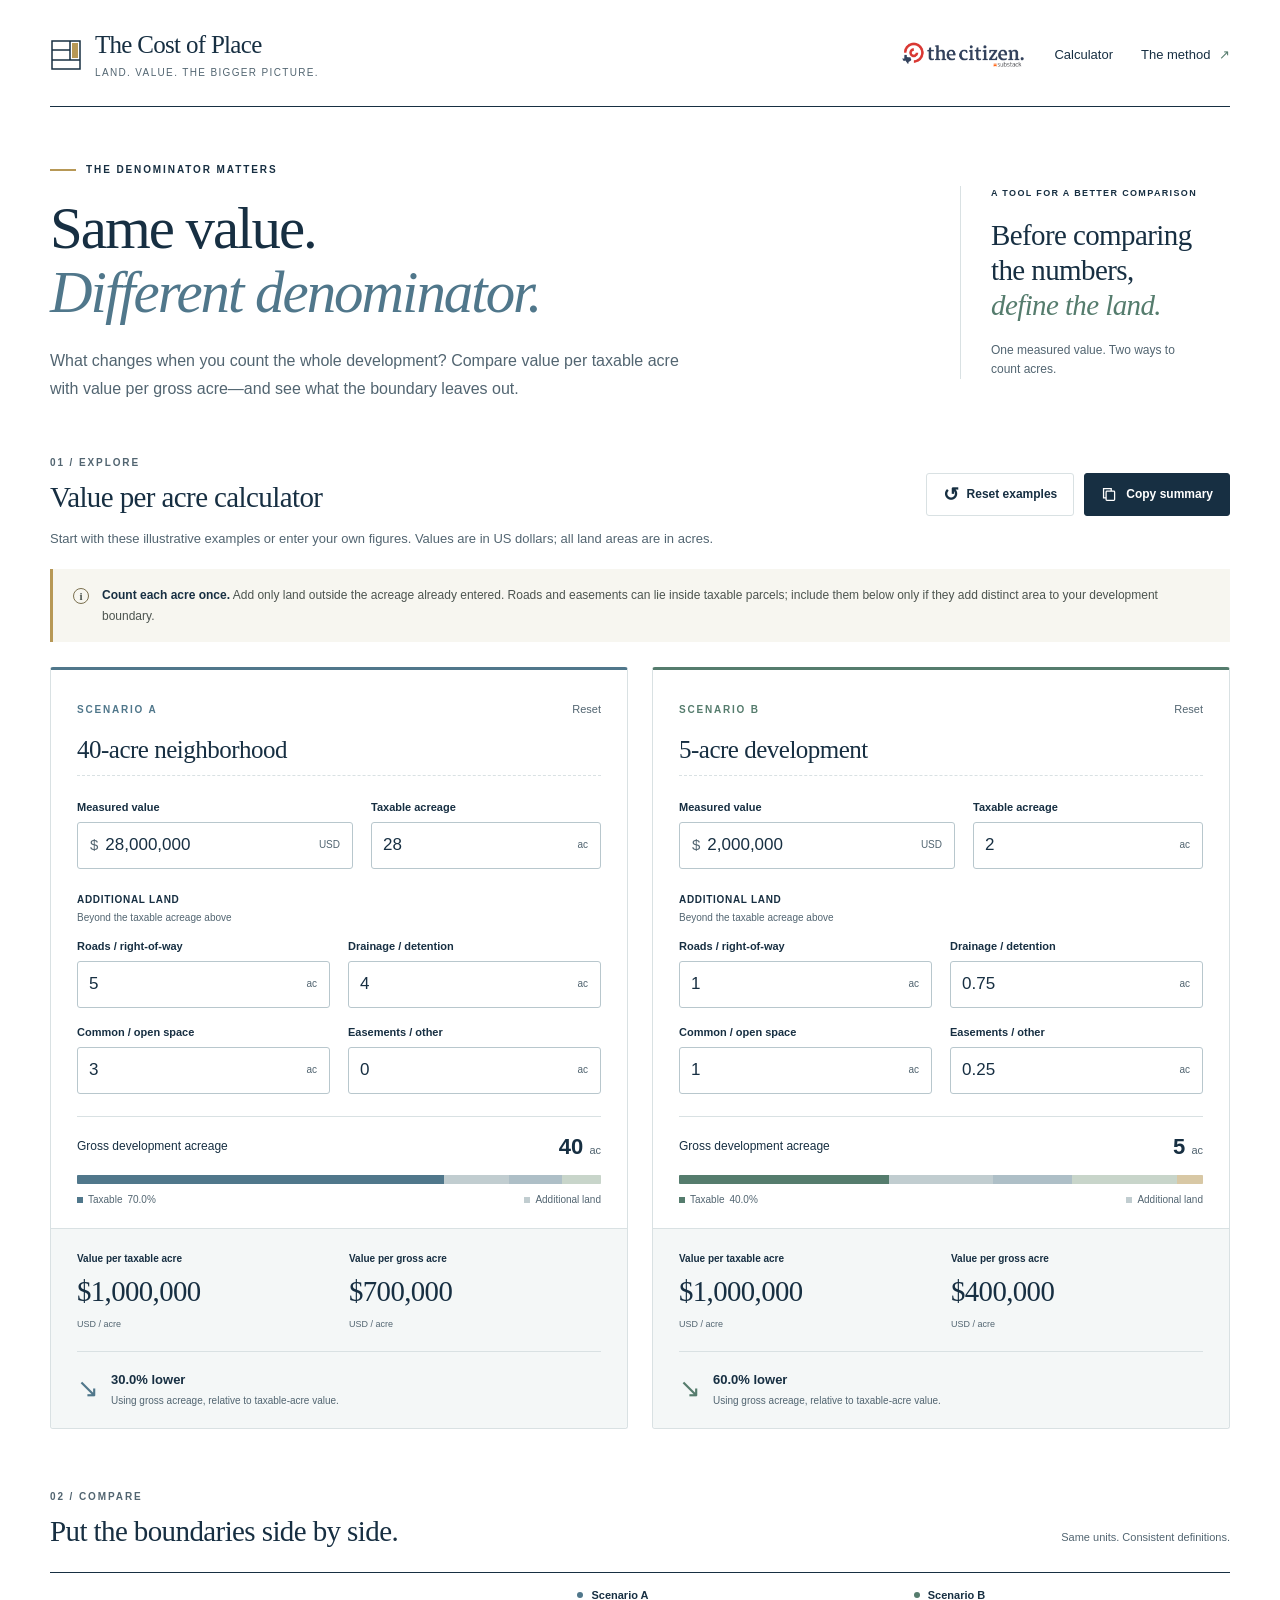
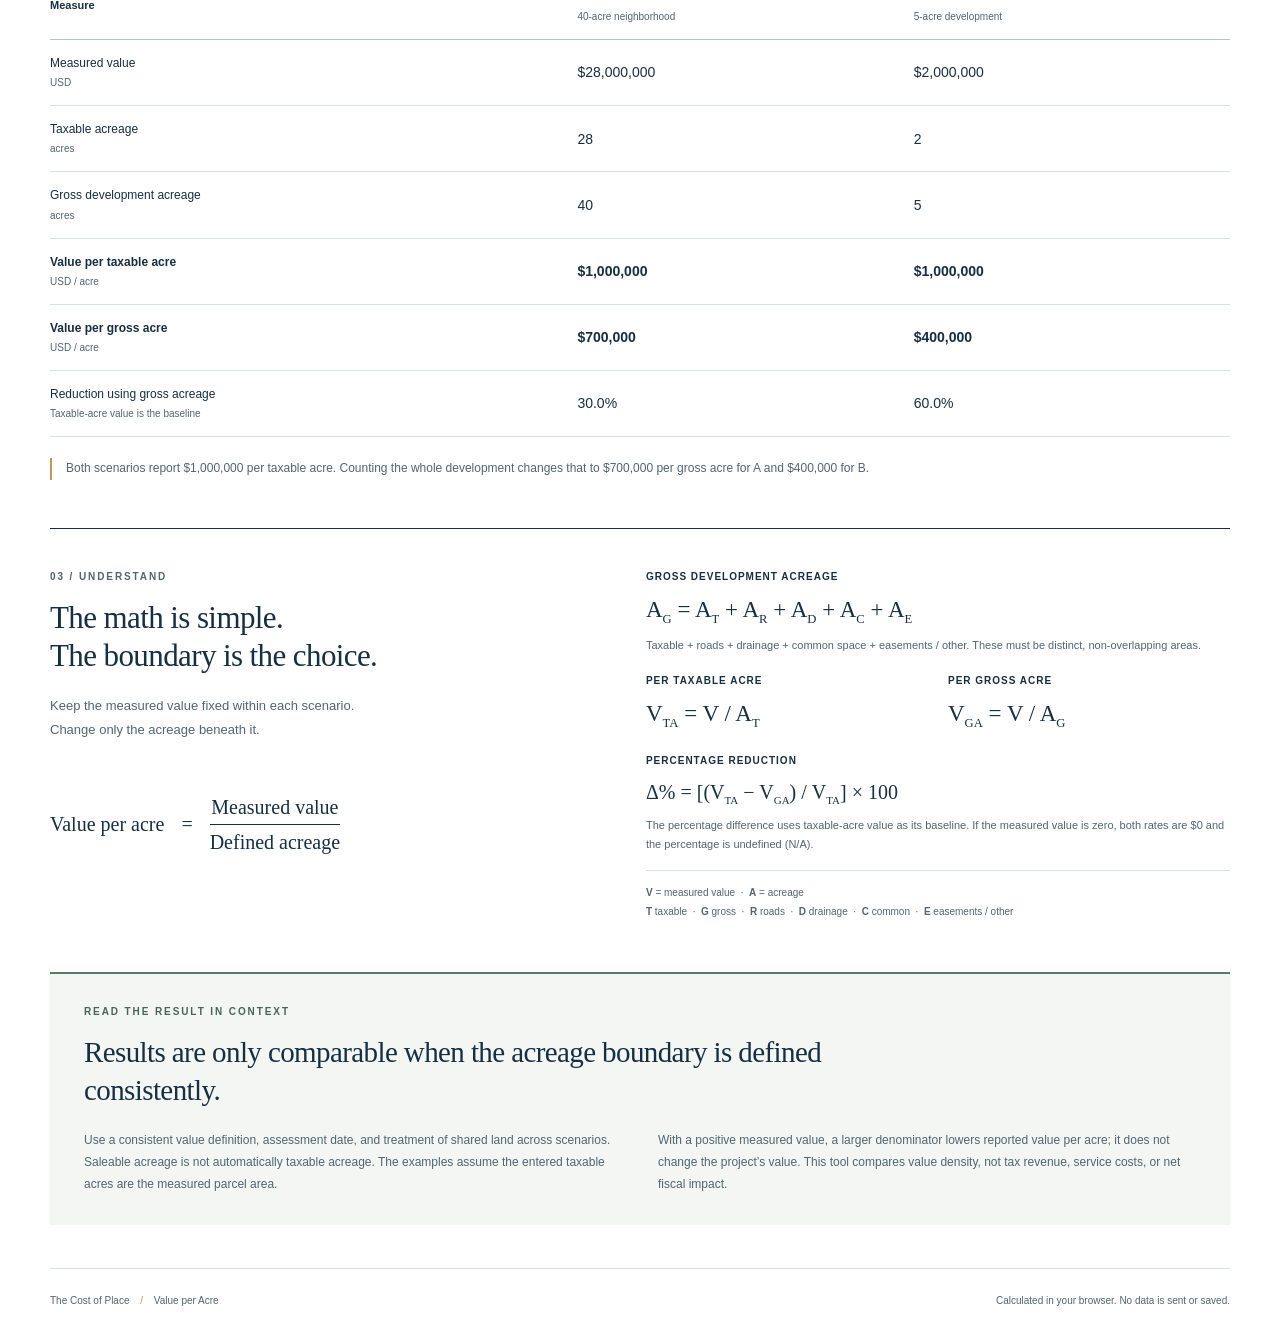
<file: index.html>
<!doctype html>
<html lang="en">
<head>
  <meta charset="utf-8">
  <meta name="viewport" content="width=device-width, initial-scale=1">
  <meta name="theme-color" content="#172f42">
  <meta name="description" content="Compare value per taxable acre and value per gross development acre. A transparent, two-scenario calculator from The Cost of Place.">
  <title>Value per Acre — The Cost of Place</title>
  <link rel="canonical" href="https://visuals.thecitizentx.com/value-per-acre/">
  <meta property="og:type" content="website">
  <meta property="og:title" content="Value per Acre — The Cost of Place">
  <meta property="og:description" content="Compare value per taxable acre with value per gross development acre. Same value. Different denominator.">
  <meta property="og:url" content="https://visuals.thecitizentx.com/value-per-acre/">
  <meta property="og:image" content="https://visuals.thecitizentx.com/value-per-acre/assets/value-per-acre-cta.png">
  <meta property="og:image:alt" content="Same value. Different denominator. Try the Value per Acre Calculator.">
  <meta name="twitter:card" content="summary_large_image">
  <link rel="icon" href="./favicon.svg" type="image/svg+xml">
  <link rel="stylesheet" href="./styles.css">
  <script src="./calculator.js" defer></script>
  <script src="./app.js" defer></script>
</head>
<body>
  <a class="skip-link" href="#calculator">Skip to calculator</a>
  <div class="page-shell">
    <header class="masthead">
      <a class="brand" href="#top" aria-label="The Cost of Place, top of page">
        <svg viewBox="0 0 32 32" width="32" height="32" aria-hidden="true"><path d="M2 2h28v28H2zM2 21h28M20 2v19M2 11h18" fill="none" stroke="currentColor" stroke-width="1.5"/><path d="M22 4h6v15h-6z" fill="#b79856"/></svg>
        <span>The Cost of Place<span class="brand-tagline">Land. Value. The bigger picture.</span></span>
      </a>
      <nav aria-label="Page navigation">
        <a class="citizen-link" href="https://thecitizentexas.substack.com/?utm_campaign=profile_chips" target="_blank" rel="noopener noreferrer" aria-label="The Citizen on Substack (opens in a new tab)">
          <img src="./assets/the-citizen-substack.png" width="3355" height="800" alt="The Citizen on Substack">
        </a>
        <a href="#calculator">Calculator</a>
        <a href="#method">The method <span aria-hidden="true">↗</span></a>
      </nav>
    </header>

    <main id="top">
      <section class="intro" aria-labelledby="page-title">
        <div>
          <p class="eyebrow"><span class="gold-dash"></span> The denominator matters</p>
          <h1 id="page-title">Same value.<br><em>Different denominator.</em></h1>
          <p class="lede">What changes when you count the whole development? Compare value per taxable acre with value per gross acre—and see what the boundary leaves out.</p>
        </div>
        <aside class="intro-note">
          <span class="note-index">A tool for a better comparison</span>
          <p>Before comparing<br>the numbers,<br><em>define the land.</em></p>
          <span class="note-caption">One measured value. Two ways to count acres.</span>
        </aside>
      </section>

      <section id="calculator" aria-labelledby="calculator-title">
        <div class="section-heading">
          <div><p class="eyebrow">01 / Explore</p><h2 id="calculator-title">Value per acre calculator</h2></div>
          <div class="toolbar"><button class="button button-quiet" id="reset-all" type="button"><span aria-hidden="true">↺</span> Reset examples</button><button class="button button-primary" id="copy-summary" type="button"><svg viewBox="0 0 20 20" width="17" height="17" fill="none" stroke="currentColor" stroke-width="1.5" aria-hidden="true"><rect x="6" y="6" width="10" height="11" rx="1"/><path d="M12 6V3H3v11h3"/></svg> Copy summary</button></div>
        </div>
        <p class="section-description">Start with these illustrative examples or enter your own figures. Values are in US dollars; all land areas are in acres.</p>
        <div class="boundary-note" id="land-guidance"><span class="boundary-icon" aria-hidden="true">i</span><p><strong>Count each acre once.</strong> Add only land outside the acreage already entered. Roads and easements can lie inside taxable parcels; include them below only if they add distinct area to your development boundary.</p></div>
        <noscript><p class="noscript">Enable JavaScript to use the calculator. The formulas and methodology below remain available.</p></noscript>
        <div class="scenario-grid" id="scenarios"></div>
        <p class="status-line" id="action-status" role="status" aria-live="polite" aria-atomic="true"></p>
        <div class="manual-copy" id="manual-copy" hidden>
          <label for="summary-text">Your browser could not copy automatically. Select and copy this summary.</label>
          <textarea id="summary-text" rows="9" readonly></textarea>
          <button class="button button-quiet" id="close-copy" type="button">Close summary</button>
        </div>
        <p class="sr-only" id="calculation-status" role="status" aria-live="polite" aria-atomic="true"></p>
      </section>

      <section class="comparison-section" aria-labelledby="comparison-title">
        <div class="section-heading"><div><p class="eyebrow">02 / Compare</p><h2 id="comparison-title">Put the boundaries side by side.</h2></div><p class="small-note">Same units. Consistent definitions.</p></div>
        <div class="comparison-table-wrap" role="region" aria-label="Scenario comparison table" tabindex="0">
          <table class="comparison-table">
            <caption class="sr-only">Scenario inputs and calculated results, compared using the same metrics</caption>
            <thead><tr><th scope="col">Measure</th><th scope="col"><span class="scenario-dot dot-a" aria-hidden="true"></span> Scenario A<span id="compare-name-a" class="table-name"></span></th><th scope="col"><span class="scenario-dot dot-b" aria-hidden="true"></span> Scenario B<span id="compare-name-b" class="table-name"></span></th></tr></thead>
            <tbody>
              <tr><th scope="row">Measured value <span>USD</span></th><td data-compare="a-value">—</td><td data-compare="b-value">—</td></tr>
              <tr><th scope="row">Taxable acreage <span>acres</span></th><td data-compare="a-taxable">—</td><td data-compare="b-taxable">—</td></tr>
              <tr><th scope="row">Gross development acreage <span>acres</span></th><td data-compare="a-gross">—</td><td data-compare="b-gross">—</td></tr>
              <tr class="emphasis-row"><th scope="row">Value per taxable acre <span>USD / acre</span></th><td data-compare="a-taxableRate">—</td><td data-compare="b-taxableRate">—</td></tr>
              <tr class="emphasis-row"><th scope="row">Value per gross acre <span>USD / acre</span></th><td data-compare="a-grossRate">—</td><td data-compare="b-grossRate">—</td></tr>
              <tr><th scope="row">Reduction using gross acreage <span>Taxable-acre value is the baseline</span></th><td data-compare="a-reduction">—</td><td data-compare="b-reduction">—</td></tr>
            </tbody>
          </table>
        </div>
        <p class="comparison-reading" id="comparison-reading"></p>
      </section>

      <section class="method-section" id="method" aria-labelledby="method-title">
        <div class="method-intro"><p class="eyebrow">03 / Understand</p><h2 id="method-title">The math is simple.<br>The boundary is the choice.</h2><p>Keep the measured value fixed within each scenario. Change only the acreage beneath it.</p><div class="main-formula" aria-label="Value per acre equals measured value divided by defined acreage"><span>Value per acre</span><span aria-hidden="true">=</span><span class="fraction"><span>Measured value</span><span>Defined acreage</span></span></div></div>
        <div class="formula-list">
          <div class="formula-row"><h3>Gross development acreage</h3><p class="equation">A<sub>G</sub> = A<sub>T</sub> + A<sub>R</sub> + A<sub>D</sub> + A<sub>C</sub> + A<sub>E</sub></p><p>Taxable + roads + drainage + common space + easements / other. These must be distinct, non-overlapping areas.</p></div>
          <div class="formula-pair"><div class="formula-row"><h3>Per taxable acre</h3><p class="equation">V<sub>TA</sub> = V / A<sub>T</sub></p></div><div class="formula-row"><h3>Per gross acre</h3><p class="equation">V<sub>GA</sub> = V / A<sub>G</sub></p></div></div>
          <div class="formula-row"><h3>Percentage reduction</h3><p class="equation equation-percent">Δ% = [(V<sub>TA</sub> − V<sub>GA</sub>) / V<sub>TA</sub>] × 100</p><p>The percentage difference uses taxable-acre value as its baseline. If the measured value is zero, both rates are $0 and the percentage is undefined (N/A).</p></div>
          <p class="formula-key"><strong>V</strong> = measured value &nbsp;·&nbsp; <strong>A</strong> = acreage<br><strong>T</strong> taxable &nbsp;·&nbsp; <strong>G</strong> gross &nbsp;·&nbsp; <strong>R</strong> roads &nbsp;·&nbsp; <strong>D</strong> drainage &nbsp;·&nbsp; <strong>C</strong> common &nbsp;·&nbsp; <strong>E</strong> easements / other</p>
        </div>
      </section>

      <aside class="caveat" aria-labelledby="caveat-title"><p class="eyebrow">Read the result in context</p><h2 id="caveat-title">Results are only comparable when the acreage boundary is defined consistently.</h2><div class="caveat-columns"><p>Use a consistent value definition, assessment date, and treatment of shared land across scenarios. Saleable acreage is not automatically taxable acreage. The examples assume the entered taxable acres are the measured parcel area.</p><p>With a positive measured value, a larger denominator lowers reported value per acre; it does not change the project’s value. This tool compares value density, not tax revenue, service costs, or net fiscal impact.</p></div></aside>
    </main>
    <footer class="footer"><span>The Cost of Place <span class="footer-divider">/</span> Value per Acre</span><span>Calculated in your browser. No data is sent or saved.</span></footer>
  </div>

  <template id="scenario-template">
    <article class="scenario-card">
      <header class="scenario-header"><h3 class="scenario-label"></h3><button class="reset-scenario" type="button">Reset</button></header>
      <label class="sr-only name-label"></label><input class="scenario-name" type="text" maxlength="64" autocomplete="off" spellcheck="false">
      <fieldset><legend class="sr-only inputs-legend"></legend>
        <div class="primary-fields">
          <div class="field" data-field="value"><label>Measured value</label><div class="input-wrap"><span class="input-prefix" aria-hidden="true">$</span><input type="text" inputmode="decimal" autocomplete="off" spellcheck="false" maxlength="32" required><span class="input-unit" aria-hidden="true">USD</span></div><span class="field-error" hidden></span></div>
          <div class="field" data-field="taxable"><label>Taxable acreage</label><div class="input-wrap"><input type="text" inputmode="decimal" autocomplete="off" spellcheck="false" maxlength="32" required><span class="input-unit" aria-hidden="true">ac</span></div><span class="field-error" hidden></span></div>
        </div>
        <p class="additional-heading">Additional land <span>Beyond the taxable acreage above</span></p>
        <div class="additional-fields">
          <div class="field" data-field="roads"><label>Roads / right-of-way</label><div class="input-wrap"><input type="text" inputmode="decimal" autocomplete="off" spellcheck="false" maxlength="32" required><span class="input-unit" aria-hidden="true">ac</span></div><span class="field-error" hidden></span></div>
          <div class="field" data-field="drainage"><label>Drainage / detention</label><div class="input-wrap"><input type="text" inputmode="decimal" autocomplete="off" spellcheck="false" maxlength="32" required><span class="input-unit" aria-hidden="true">ac</span></div><span class="field-error" hidden></span></div>
          <div class="field" data-field="common"><label>Common / open space</label><div class="input-wrap"><input type="text" inputmode="decimal" autocomplete="off" spellcheck="false" maxlength="32" required><span class="input-unit" aria-hidden="true">ac</span></div><span class="field-error" hidden></span></div>
          <div class="field" data-field="easements"><label>Easements / other</label><div class="input-wrap"><input type="text" inputmode="decimal" autocomplete="off" spellcheck="false" maxlength="32" required><span class="input-unit" aria-hidden="true">ac</span></div><span class="field-error" hidden></span></div>
        </div>
      </fieldset>
      <div class="gross-total"><span>Gross development acreage</span><strong><output data-result="gross">—</output> <span>ac</span></strong></div>
      <div class="land-bar" role="img" aria-label="Acreage composition"></div>
      <div class="land-legend"><span><i class="legend-taxable" aria-hidden="true"></i>Taxable <output data-result="share">—</output></span><span><i class="legend-other" aria-hidden="true"></i>Additional land</span></div>
      <div class="results">
        <div class="rate-result"><h4>Value per taxable acre</h4><output data-result="taxableRate">—</output><span>USD / acre</span></div>
        <div class="rate-result"><h4>Value per gross acre</h4><output data-result="grossRate">—</output><span>USD / acre</span></div>
        <div class="reduction-result"><span class="reduction-arrow" aria-hidden="true">↘</span><p><strong data-result="reduction">—</strong><span data-result="explanation">Using gross development acreage</span></p></div>
      </div>
      <p class="scenario-validation" hidden>Correct the highlighted inputs to see this scenario’s results.</p>
    </article>
  </template>
</body>
</html>
</file>
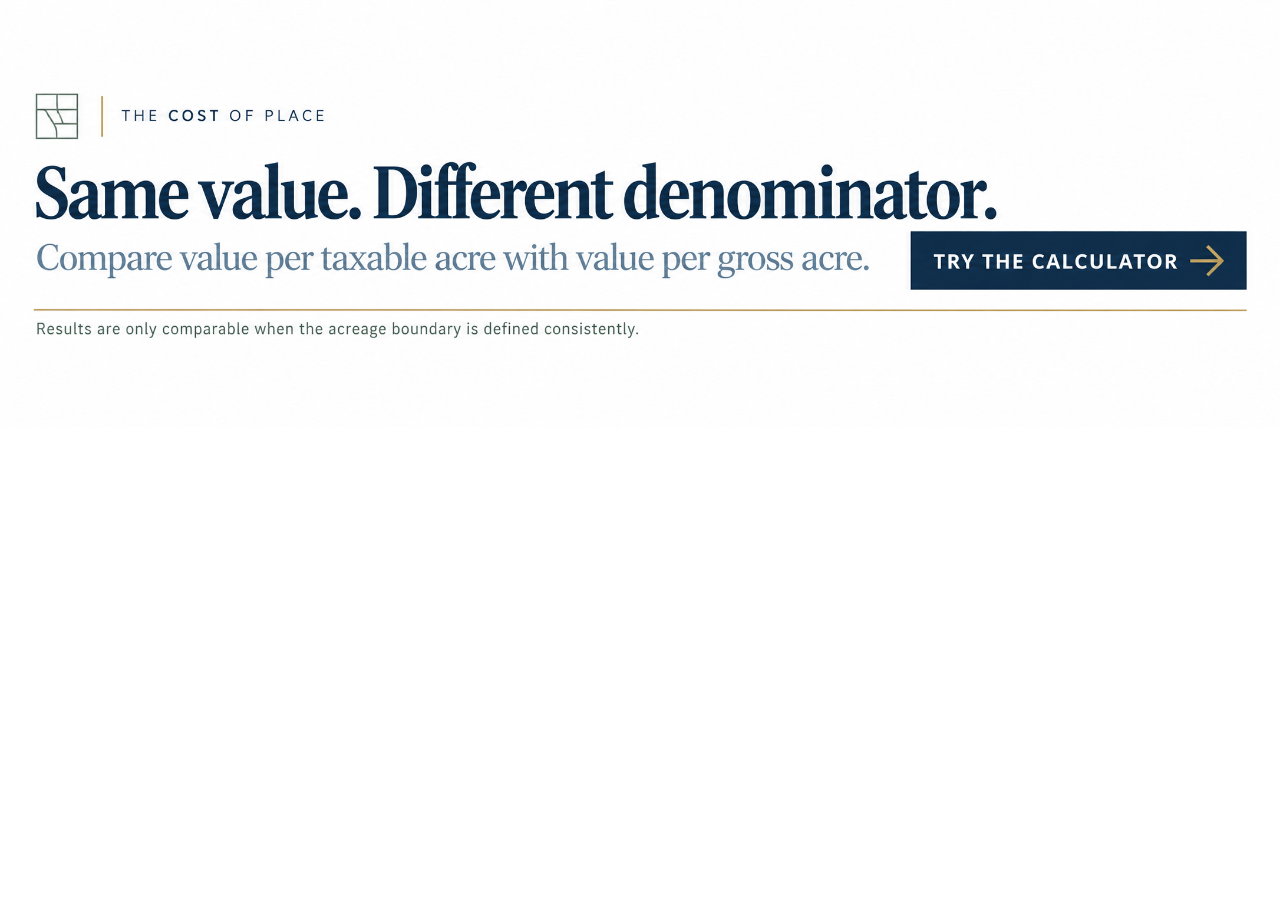
<file: banner.html>
<!doctype html>
<html lang="en">
<head>
  <meta charset="utf-8">
  <meta name="viewport" content="width=device-width, initial-scale=1">
  <meta name="description" content="Try The Cost of Place's Value per Acre Calculator.">
  <title>Try the Calculator — The Cost of Place</title>
  <link rel="icon" href="./favicon.svg" type="image/svg+xml">
  <style>
    body { margin: 0; background: #fff; }
    main { max-width: 1440px; margin: 0 auto; }
    a { display: block; }
    a:focus-visible { outline: 3px solid #50778b; outline-offset: -3px; }
    img { display: block; width: 100%; height: auto; }
  </style>
</head>
<body>
  <main>
    <a href="https://visuals.thecitizentx.com/value-per-acre/" aria-label="Try the Value per Acre Calculator">
      <img src="./assets/value-per-acre-cta.png" width="2172" height="724" alt="The Cost of Place. Same value. Different denominator. Compare value per taxable acre with value per gross acre. Try the calculator. Results are only comparable when the acreage boundary is defined consistently.">
    </a>
  </main>
</body>
</html>
</file>
<file: styles.css>
:root {
  color-scheme: light;
  --navy: #172f42;
  --muted: #526571;
  --blue: #50778b;
  --green: #557c6d;
  --gold: #b79856;
  --line: #d9e1e3;
  --soft: #f4f7f7;
  --error: #a13932;
  --serif: Georgia, "Times New Roman", serif;
  --sans: -apple-system, BlinkMacSystemFont, "Segoe UI", sans-serif;
}
* { box-sizing: border-box; }
html { scroll-behavior: smooth; scroll-padding-top: 28px; }
body { margin: 0; background: #fff; color: var(--navy); font: 15px/1.6 var(--sans); -webkit-font-smoothing: antialiased; }
button, input, textarea { font: inherit; }
button, a { -webkit-tap-highlight-color: transparent; }
button { cursor: pointer; }
button:disabled { cursor: not-allowed; opacity: .5; }
a { color: inherit; text-decoration-thickness: 1px; text-underline-offset: 4px; }
a:hover { color: var(--blue); }
:focus-visible { outline: 3px solid var(--blue); outline-offset: 4px; }
[hidden] { display: none !important; }
h1, h2, h3, h4, p { margin: 0; }
svg { flex-shrink: 0; }
.page-shell { width: min(1180px, calc(100% - 96px)); margin: 0 auto; }
.sr-only { position: absolute; width: 1px; height: 1px; padding: 0; margin: -1px; overflow: hidden; clip-path: inset(50%); white-space: nowrap; border: 0; }
.skip-link { position: fixed; left: 12px; top: -100px; z-index: 10; padding: 10px 18px; background: var(--navy); color: white; }
.skip-link:focus { top: 12px; }
.masthead { display: flex; align-items: center; justify-content: space-between; gap: 24px; padding: 30px 0 26px; border-bottom: 1px solid var(--navy); }
.brand { display: inline-flex; gap: 13px; align-items: center; text-decoration: none; font: 25px/1.2 var(--serif); letter-spacing: -.7px; }
.brand-tagline { display: block; margin-top: 6px; color: var(--muted); font: 10px/1.4 var(--sans); letter-spacing: 1.35px; text-transform: uppercase; }
nav { display: flex; align-items: center; gap: 28px; font-size: 13px; }
nav a { text-decoration: none; }
nav a:hover { text-decoration: underline; }
nav span { padding-left: 5px; color: var(--green); }
.citizen-link { display: inline-flex; align-items: center; flex-shrink: 0; min-height: 36px; }
.citizen-link img { display: block; width: 124px; height: auto; }
.intro { display: grid; grid-template-columns: 1fr 270px; gap: 60px; padding: 55px 0 52px; }
.eyebrow { font-size: 10px; font-weight: 700; letter-spacing: 1.9px; text-transform: uppercase; }
.intro .eyebrow { display: flex; align-items: center; gap: 10px; margin-bottom: 19px; }
.gold-dash { width: 26px; height: 2px; background: var(--gold); }
h1 { font: normal clamp(42px, 4.6vw, 61px)/1.09 var(--serif); letter-spacing: -2px; }
h1 em { font-weight: normal; color: var(--blue); }
.lede { max-width: 650px; color: var(--muted); font-size: 16px; line-height: 1.75; margin-top: 22px; }
.intro-note { border-left: 1px solid var(--line); padding-left: 30px; align-self: center; }
.note-index { display: block; font-size: 9px; text-transform: uppercase; letter-spacing: 1.35px; font-weight: 700; }
.intro-note p { margin: 17px 0; font: 29px/1.22 var(--serif); letter-spacing: -.6px; }
.intro-note em { color: var(--green); }
.note-caption { color: var(--muted); display: block; max-width: 190px; font-size: 12px; line-height: 1.6; }
.section-heading { display: flex; align-items: end; justify-content: space-between; gap: 24px; }
.section-heading .eyebrow { color: var(--muted); margin-bottom: 8px; }
h2 { font: normal 29px/1.25 var(--serif); letter-spacing: -.6px; }
.toolbar { display: flex; flex-wrap: wrap; justify-content: flex-end; gap: 10px; }
.button { min-height: 43px; padding: 10px 16px; border: 1px solid var(--line); border-radius: 3px; font-size: 12px; font-weight: 600; display: inline-flex; align-items: center; justify-content: center; gap: 8px; line-height: 1.4; transition: background-color .15s; }
.button-primary { color: #fff; background: var(--navy); border-color: var(--navy); }
.button-primary:hover:not(:disabled) { background: #2b4b60; }
.button-quiet { background: white; color: var(--navy); }
.button-quiet:hover { background: var(--soft); }
.button-quiet > span { font-size: 19px; line-height: 1; }
.section-description { color: var(--muted); font-size: 13px; margin: 13px 0 20px; }
.boundary-note { background: #f7f6f0; display: flex; gap: 13px; padding: 16px 20px; border-left: 3px solid var(--gold); margin-bottom: 25px; font-size: 12px; line-height: 1.7; color: #4c544f; }
.boundary-note strong { color: var(--navy); }
.boundary-icon { flex: 0 0 16px; height: 16px; margin-top: 3px; display: inline-flex; align-items: center; justify-content: center; border: 1px solid #7b704f; border-radius: 50%; font: bold 11px/1 var(--serif); }
.scenario-grid { display: grid; grid-template-columns: repeat(2, minmax(0, 1fr)); gap: 24px; }
.scenario-card { --accent: var(--blue); min-width: 0; border: 1px solid var(--line); border-top: 3px solid var(--accent); padding: 24px 26px 0; border-radius: 3px; }
.scenario-card[data-scenario="b"] { --accent: var(--green); }
.scenario-header { display: flex; justify-content: space-between; align-items: center; }
.scenario-label { color: var(--accent); font-size: 10px; font-weight: 750; letter-spacing: 1.8px; text-transform: uppercase; }
.reset-scenario { color: var(--muted); padding: 6px 8px; margin-right: -8px; border: 0; border-radius: 2px; background: transparent; font-size: 11px; min-height: 32px; }
.reset-scenario:hover { color: var(--navy); background: var(--soft); }
.scenario-name { width: 100%; padding: 4px 0 8px; border: 0; border-bottom: 1px dashed var(--line); border-radius: 0; color: var(--navy); background: white; font: 25px/1.3 var(--serif); letter-spacing: -.5px; margin: 4px 0 24px; text-overflow: ellipsis; }
.scenario-name:hover { border-bottom-color: var(--accent); }
fieldset { padding: 0; margin: 0; border: 0; min-width: 0; }
.primary-fields { display: grid; grid-template-columns: 1.2fr 1fr; gap: 18px; }
.additional-fields { display: grid; grid-template-columns: repeat(2, minmax(0, 1fr)); gap: 17px 18px; }
.field { min-width: 0; }
.field label { display: block; margin-bottom: 7px; font-size: 11px; line-height: 1.4; font-weight: 600; }
.input-wrap { display: flex; align-items: center; min-width: 0; border: 1px solid #b8c7cd; border-radius: 3px; background: #fff; }
.input-wrap:focus-within { border-color: var(--accent); outline: 2px solid var(--accent); outline-offset: 1px; }
.input-wrap input { border: 0; outline: 0; background: transparent; color: var(--navy); width: 100%; min-width: 0; padding: 10px 11px; font-size: 17px; line-height: 1.45; font-variant-numeric: tabular-nums; }
.input-prefix { padding-left: 12px; font-size: 15px; color: var(--muted); }
.input-prefix + input { padding-left: 7px; }
.input-unit { padding-right: 12px; color: var(--muted); font-size: 10px; flex: 0 0 auto; }
.input-wrap:has([aria-invalid="true"]) { border-color: var(--error); background: #fff9f8; }
.field-error { display: block; color: var(--error); font-size: 11px; margin-top: 6px; line-height: 1.45; }
.additional-heading { margin: 23px 0 13px; font-size: 10px; font-weight: 650; letter-spacing: .7px; text-transform: uppercase; }
.additional-heading span { display: block; margin-top: 2px; font-size: 10px; color: var(--muted); font-weight: 400; text-transform: none; letter-spacing: 0; }
.gross-total { display: flex; justify-content: space-between; align-items: center; gap: 12px; border-top: 1px solid var(--line); margin-top: 22px; padding: 17px 0 15px; font-size: 12px; }
.gross-total strong { font-size: 22px; line-height: 1.2; white-space: nowrap; font-variant-numeric: tabular-nums; }
.gross-total strong span { font-size: 11px; font-weight: normal; color: var(--muted); }
.land-bar { display: flex; height: 9px; overflow: hidden; background: #e8edee; border-radius: 1px; }
.land-segment { height: 100%; }
.segment-taxable { background: var(--accent); }
.segment-roads { background: #c1cdd0; }
.segment-drainage { background: #aebfc7; }
.segment-common { background: #c8d5ca; }
.segment-easements { background: #d8c8a5; }
.land-legend { display: flex; justify-content: space-between; flex-wrap: wrap; gap: 5px 14px; font-size: 10px; color: var(--muted); margin: 8px 0 20px; }
.land-legend > span { display: flex; align-items: center; gap: 5px; }
.land-legend i { display: inline-block; height: 6px; width: 6px; }
.legend-taxable { background: var(--accent); }
.legend-other { background: #c1cdd0; }
.results { display: grid; grid-template-columns: repeat(2, minmax(0, 1fr)); column-gap: 20px; background: var(--soft); margin: 0 -26px; padding: 22px 26px 20px; border-top: 1px solid var(--line); border-radius: 0 0 3px 3px; }
.rate-result h4 { font-size: 10px; font-weight: 600; margin-bottom: 7px; }
.rate-result output { display: block; font: normal clamp(24px, 2.25vw, 30px)/1.25 var(--serif); letter-spacing: -.6px; font-variant-numeric: tabular-nums; overflow-wrap: anywhere; }
.rate-result > span { font-size: 9px; color: var(--muted); }
.reduction-result { display: flex; align-items: center; gap: 12px; grid-column: 1 / -1; margin-top: 17px; border-top: 1px solid var(--line); padding-top: 15px; }
.reduction-arrow { font-size: 26px; color: var(--accent); line-height: 1; }
.reduction-result strong { font-size: 13px; font-weight: 700; }
.reduction-result p > span { display: block; font-size: 10px; color: var(--muted); line-height: 1.5; margin-top: 2px; }
.scenario-validation { color: var(--error); font-size: 12px; padding: 15px 0; }
.status-line { min-height: 22px; margin-top: 10px; font-size: 12px; color: var(--green); }
.manual-copy { margin-top: 12px; padding: 18px; border: 1px solid var(--line); background: var(--soft); }
.manual-copy label { display: block; font-size: 13px; margin-bottom: 12px; }
.manual-copy textarea { width: 100%; resize: vertical; color: var(--navy); background: white; border: 1px solid var(--line); padding: 12px; margin-bottom: 10px; font-size: 14px; }
.comparison-section { padding: 28px 0 48px; }
.small-note { color: var(--muted); font-size: 11px; padding-bottom: 3px; }
.comparison-table-wrap { width: 100%; overflow-x: auto; margin-top: 23px; }
.comparison-table { width: 100%; border-collapse: collapse; text-align: left; table-layout: fixed; }
.comparison-table th, .comparison-table td { padding: 14px 20px; border-bottom: 1px solid var(--line); vertical-align: middle; }
.comparison-table th:first-child { padding-left: 0; width: 43%; }
.comparison-table th:last-child, .comparison-table td:last-child { padding-right: 0; }
.comparison-table thead th { border-top: 1px solid var(--navy); border-bottom-color: #b6c3c9; font-size: 11px; font-weight: 650; }
.comparison-table tbody th { font-size: 12px; font-weight: 500; }
.comparison-table tbody th span { display: block; font-size: 10px; color: var(--muted); font-weight: normal; margin-top: 2px; }
.comparison-table td { font-size: 14px; font-variant-numeric: tabular-nums; overflow-wrap: anywhere; }
.table-name { display: block; margin-top: 4px; color: var(--muted); font-size: 10px; font-weight: 400; overflow-wrap: anywhere; }
.scenario-dot { display: inline-block; height: 6px; width: 6px; margin-right: 5px; border-radius: 50%; vertical-align: 1px; }
.dot-a { background: var(--blue); }
.dot-b { background: var(--green); }
.comparison-table .emphasis-row th { font-weight: 650; }
.emphasis-row td { color: var(--navy); font-weight: 650; }
.comparison-reading { border-left: 2px solid var(--gold); padding-left: 14px; margin-top: 21px; color: var(--muted); font-size: 12px; line-height: 1.8; max-width: 850px; }
.method-section { padding: 40px 0 43px; border-top: 1px solid var(--navy); display: grid; grid-template-columns: 1fr 1.1fr; gap: 65px; }
.method-intro .eyebrow { margin-bottom: 14px; color: var(--muted); }
.method-intro h2 { font-size: 31px; line-height: 1.25; }
.method-intro > p:not(.eyebrow) { font-size: 13px; line-height: 1.8; color: var(--muted); max-width: 330px; margin-top: 18px; }
.main-formula { display: flex; align-items: center; gap: 17px; margin-top: 27px; padding: 22px 0; font: 20px/1.3 var(--serif); }
.fraction { display: inline-flex; flex-direction: column; text-align: center; }
.fraction > span { padding: 4px 0; }
.fraction > span:first-child { border-bottom: 1px solid var(--navy); }
.formula-row h3 { font-size: 10px; text-transform: uppercase; letter-spacing: 1px; font-weight: 650; }
.formula-row p:not(.equation) { color: var(--muted); font-size: 11px; line-height: 1.7; }
.equation { margin: 8px 0; font: 23px/1.5 var(--serif); }
.equation sub { font-size: .55em; }
.equation-percent { font-size: 20px; }
.formula-pair { display: grid; grid-template-columns: 1fr 1fr; gap: 20px; padding: 18px 0 12px; }
.formula-key { font-size: 10px; line-height: 1.9; color: var(--muted); border-top: 1px solid var(--line); margin-top: 17px; padding-top: 12px; }
.caveat { padding: 30px 34px; background: #f3f6f3; border-top: 2px solid var(--green); margin: 8px 0 43px; }
.caveat .eyebrow { color: #486556; margin-bottom: 14px; }
.caveat h2 { max-width: 820px; font-size: 29px; line-height: 1.3; }
.caveat-columns { display: grid; grid-template-columns: repeat(2, minmax(0, 1fr)); gap: 36px; margin-top: 19px; color: var(--muted); font-size: 12px; line-height: 1.85; }
.footer { display: flex; align-items: center; justify-content: space-between; gap: 20px; border-top: 1px solid var(--line); padding: 24px 0 30px; font-size: 10px; color: var(--muted); }
.footer-divider { margin: 0 8px; color: var(--gold); }
.noscript { padding: 20px; color: var(--error); border: 1px solid var(--error); margin-bottom: 20px; }
@media (min-width: 1400px) { .intro { padding-top: 66px; padding-bottom: 61px; } }
@media (max-width: 1000px) {
  .page-shell { width: calc(100% - 56px); }
  .intro { grid-template-columns: 1fr 215px; gap: 35px; }
  .intro-note { padding-left: 25px; }
  .intro-note p { font-size: 26px; }
  .scenario-grid { gap: 18px; }
  .scenario-card { padding: 21px 20px 0; }
  .results { margin-left: -20px; margin-right: -20px; padding: 20px; column-gap: 14px; }
  .primary-fields { grid-template-columns: 1fr; gap: 15px; }
  .additional-fields { gap: 15px 12px; }
  .field label { font-size: 10px; min-height: 28px; display: flex; align-items: end; }
  .primary-fields .field label { min-height: 0; }
  .method-section { gap: 35px; }
  .main-formula { font-size: 18px; gap: 11px; }
}
@media (max-width: 760px) {
  .page-shell { width: calc(100% - 36px); }
  .masthead { padding: 23px 0; flex-wrap: wrap; gap: 17px; }
  .brand { font-size: 22px; }
  .brand-tagline { font-size: 8px; letter-spacing: 1.1px; }
  nav { width: 100%; gap: 20px; font-size: 11px; }
  .citizen-link { margin-right: auto; }
  .citizen-link img { width: 116px; }
  .intro { grid-template-columns: 1fr; padding: 38px 0 36px; gap: 0; }
  h1 { font-size: clamp(38px, 7.5vw, 56px); letter-spacing: -1.4px; }
  .lede { font-size: 14px; }
  .intro-note { display: none; }
  h2 { font-size: 26px; }
  .section-heading { align-items: flex-start; flex-direction: column; gap: 17px; }
  .toolbar { justify-content: flex-start; }
  .section-description { font-size: 12px; }
  .boundary-note { padding: 14px; font-size: 11px; }
  .scenario-grid { grid-template-columns: 1fr; gap: 24px; }
  .scenario-card { padding: 20px 22px 0; }
  .scenario-name { font-size: 27px; }
  .primary-fields { grid-template-columns: 1.25fr 1fr; gap: 16px; }
  .additional-fields { gap: 17px 16px; }
  .field label { min-height: 0; font-size: 11px; display: block; }
  .results { margin-left: -22px; margin-right: -22px; padding: 21px 22px; }
  .rate-result output { font-size: 29px; }
  .rate-result h4 { font-size: 11px; }
  .small-note { display: none; }
  .comparison-section { padding: 22px 0 35px; }
  .comparison-table th, .comparison-table td { padding: 12px 10px; }
  .comparison-table th:first-child { width: 40%; }
  .comparison-table tbody th { font-size: 11px; }
  .comparison-table td { font-size: 12px; }
  .comparison-table thead th { font-size: 10px; }
  .table-name { font-size: 9px; }
  .method-section { grid-template-columns: 1fr; padding: 30px 0; gap: 28px; }
  .method-intro h2 { font-size: 29px; }
  .method-intro > p:not(.eyebrow) { max-width: 450px; }
  .main-formula { margin-top: 17px; padding: 12px 0 0; font-size: 21px; }
  .formula-list { border-top: 1px solid var(--line); padding-top: 25px; }
  .caveat { margin-bottom: 28px; padding: 24px; }
  .caveat h2 { font-size: 25px; }
  .caveat-columns { grid-template-columns: 1fr; gap: 13px; }
  .footer { flex-direction: column; align-items: flex-start; gap: 9px; }
}
@media (max-width: 390px) {
  .page-shell { width: calc(100% - 28px); }
  .brand { font-size: 20px; gap: 9px; }
  .brand svg { width: 27px; height: 27px; }
  nav { font-size: 10px; }
  h1 { font-size: 36px; }
  .scenario-card { padding-left: 17px; padding-right: 17px; }
  .primary-fields { grid-template-columns: 1fr; }
  .additional-fields { column-gap: 12px; }
  .field label { font-size: 10px; }
  .results { margin-left: -17px; margin-right: -17px; padding-left: 17px; padding-right: 17px; }
  .rate-result output { font-size: 24px; }
  .rate-result h4 { font-size: 10px; }
  .gross-total { font-size: 11px; }
  .main-formula { font-size: 19px; gap: 11px; }
  .equation { font-size: 22px; }
  .equation-percent { font-size: 18px; }
  .comparison-table th, .comparison-table td { padding-left: 7px; padding-right: 7px; }
}
@media (prefers-reduced-motion: reduce) { html { scroll-behavior: auto; } *, *::before, *::after { transition: none !important; } }
@media print {
  .page-shell { width: 100%; }
  nav, .toolbar, .reset-scenario, .status-line, .manual-copy, .skip-link { display: none; }
  .intro { padding: 22px 0; }
  .intro-note { display: none; }
  .scenario-grid { grid-template-columns: 1fr 1fr; }
  .scenario-card, .method-section, .caveat { break-inside: avoid; }
  .scenario-name, .input-wrap { border-color: #aaa; }
  .comparison-section { padding-top: 15px; }
  .footer { padding-bottom: 0; }
}
</file>
